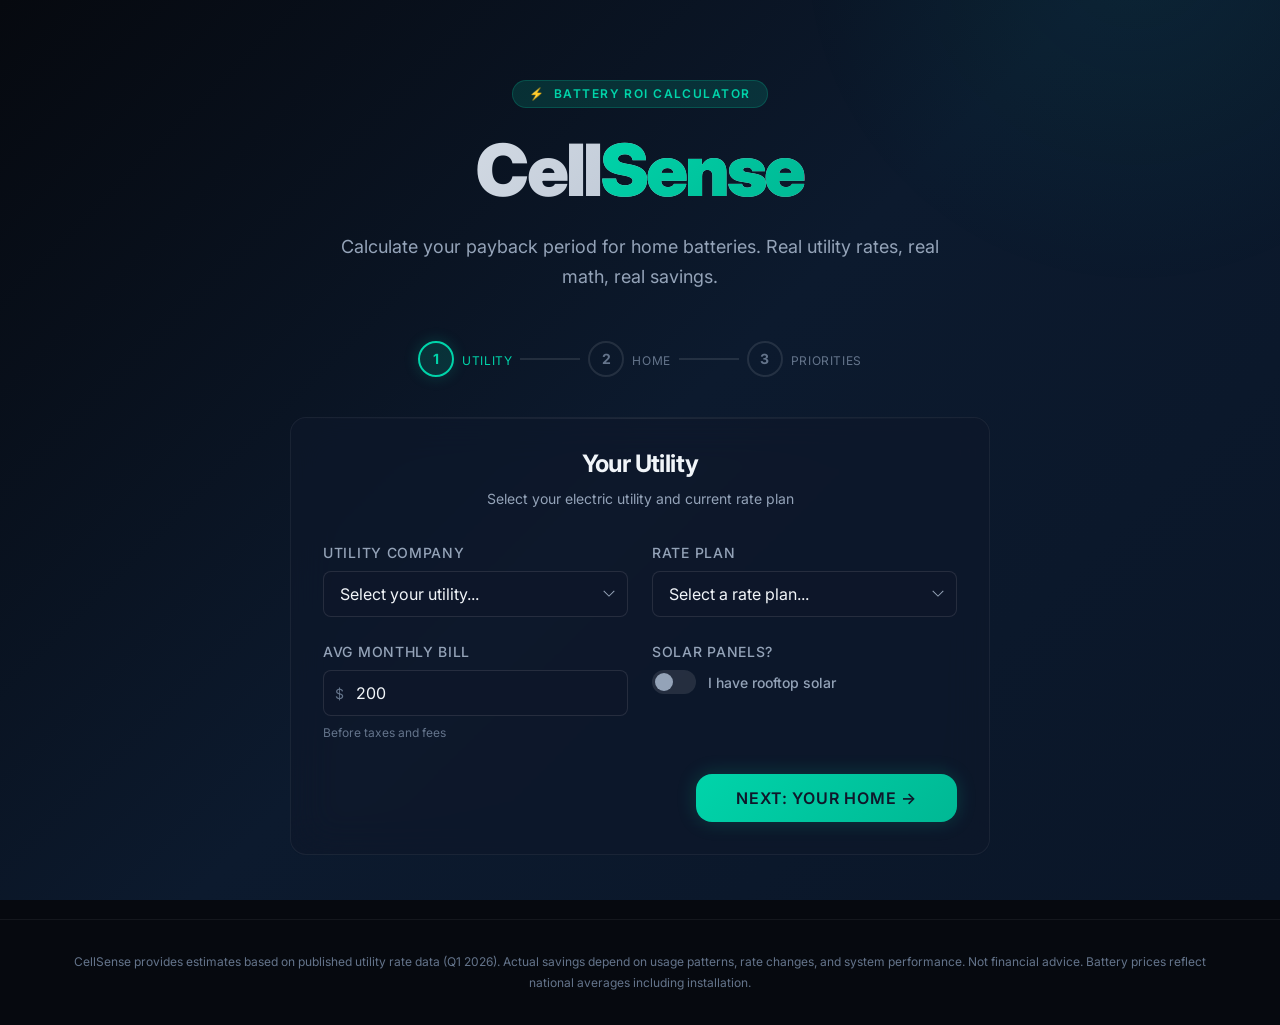
<file: index.html>
<!DOCTYPE html>
<html lang="en">
<head>
  <meta charset="UTF-8">
  <meta name="viewport" content="width=device-width, initial-scale=1.0">
  <title>CellSense — Home Battery ROI Calculator</title>
  <meta name="description" content="Calculate the payback period for home battery systems like Tesla Powerwall 3, Enphase IQ, Pila Mesh, and Base Power. Compare TOU arbitrage savings, VPP earnings, and backup value.">
  <link rel="icon" href="data:image/svg+xml,<svg xmlns='http://www.w3.org/2000/svg' viewBox='0 0 32 32'><rect x='10' y='2' width='12' height='28' rx='3' fill='%2300d4aa'/><rect x='13' y='0' width='6' height='3' rx='1' fill='%2300d4aa'/><rect x='12' y='14' width='8' height='2' rx='1' fill='%23060910'/><polygon points='16,8 13,15 15,15 14,22 19,13 17,13' fill='%23060910'/></svg>">
  
  <link rel="stylesheet" href="css/design-system.css">
  <link rel="stylesheet" href="css/app.css">
</head>
<body>

  <!-- ═══ HERO ═══ -->
  <header class="hero">
    <div class="container">
      <div class="hero__eyebrow">
        <span>⚡</span> Battery ROI Calculator
      </div>
      <h1 class="hero__title">
        Cell<span>Sense</span>
      </h1>
      <p class="hero__subtitle">
        Calculate your payback period for home batteries. Real utility rates, real math, real savings.
      </p>
    </div>
  </header>

  <!-- ═══ WIZARD FORM ═══ -->
  <main class="container container--narrow">
    
    <!-- Progress Indicator -->
    <div class="wizard">
      <div class="wizard__progress">
        <div class="wizard__step-indicator">
          <div class="wizard__dot wizard__dot--active" id="dot-1">1</div>
          <div class="wizard__step-label wizard__step-label--active">Utility</div>
        </div>
        <div class="wizard__connector" id="connector-1"></div>
        <div class="wizard__step-indicator">
          <div class="wizard__dot" id="dot-2">2</div>
          <div class="wizard__step-label">Home</div>
        </div>
        <div class="wizard__connector" id="connector-2"></div>
        <div class="wizard__step-indicator">
          <div class="wizard__dot" id="dot-3">3</div>
          <div class="wizard__step-label">Priorities</div>
        </div>
      </div>

      <!-- ── Step 1: Your Utility ── -->
      <div class="step step--active glass-card" id="step-1">
        <div class="step__header">
          <h2 class="step__title">Your Utility</h2>
          <p class="step__description">Select your electric utility and current rate plan</p>
        </div>

        <div class="step__grid">
          <div class="form-group">
            <label class="form-label" for="utility-select">Utility Company</label>
            <select class="form-select" id="utility-select" aria-label="Select your utility company">
              <option value="">Select your utility...</option>
            </select>
          </div>

          <div class="form-group">
            <label class="form-label" for="rateplan-select">Rate Plan</label>
            <select class="form-select" id="rateplan-select" aria-label="Select your rate plan">
              <option value="">Select a rate plan...</option>
            </select>
          </div>
        </div>

        <div class="step__grid" style="margin-top: var(--space-6);">
          <div class="form-group">
            <label class="form-label" for="monthly-bill">Avg Monthly Bill</label>
            <div class="input-with-prefix">
              <span class="input-with-prefix__symbol">$</span>
              <input type="number" class="form-input" id="monthly-bill" placeholder="200" min="0" max="5000" step="10" value="200" aria-label="Average monthly electric bill">
            </div>
            <span class="form-hint">Before taxes and fees</span>
          </div>

          <div class="form-group">
            <label class="form-label">Solar Panels?</label>
            <label class="toggle">
              <input type="checkbox" class="toggle__input" id="solar-toggle">
              <div class="toggle__track">
                <div class="toggle__thumb"></div>
              </div>
              <span class="toggle__label">I have rooftop solar</span>
            </label>
          </div>
        </div>

        <!-- NEM 3.0 Callout -->
        <div class="nem3-callout" id="nem3-callout">
          <div class="nem3-callout__title">☀️ NEM 3.0 Detected</div>
          <div class="nem3-callout__text">
            Your utility uses NEM 3.0 (Net Billing Tariff). Solar export rates average ~$0.05-0.08/kWh midday — 
            much lower than retail. A battery lets you store solar and sell at peak rates instead, 
            dramatically improving your ROI. We'll factor this into the calculations.
          </div>
        </div>

        <div class="step__actions">
          <div></div>
          <button class="btn btn--primary btn--large" data-action="next">
            Next: Your Home →
          </button>
        </div>
      </div>

      <!-- ── Step 2: Your Home ── -->
      <div class="step glass-card" id="step-2">
        <div class="step__header">
          <h2 class="step__title">Your Home</h2>
          <p class="step__description">Help us estimate your energy profile</p>
        </div>

        <div class="step__grid">
          <div class="form-group">
            <label class="form-label" for="home-size">Home Size</label>
            <div class="input-with-prefix">
              <input type="number" class="form-input" id="home-size" placeholder="2000" min="100" max="20000" step="100" value="2000" style="padding-left: var(--space-4);" aria-label="Home size in square feet">
            </div>
            <span class="form-hint">Square feet</span>
          </div>

          <div class="form-group">
            <label class="form-label" for="occupants">Occupants</label>
            <select class="form-select" id="occupants" aria-label="Number of occupants">
              <option value="1">1 person</option>
              <option value="2">2 people</option>
              <option value="3" selected>3 people</option>
              <option value="4">4 people</option>
              <option value="5">5+ people</option>
            </select>
          </div>
        </div>

        <div class="form-group" style="margin-top: var(--space-6);">
          <label class="form-label">Additional Loads</label>
          <div class="checkbox-row">
            <div class="checkbox-item">
              <input type="checkbox" id="has-ev">
              <label for="has-ev">🚗 Electric Vehicle</label>
            </div>
            <div class="checkbox-item">
              <input type="checkbox" id="has-pool">
              <label for="has-pool">🏊 Pool / Spa</label>
            </div>
          </div>
        </div>

        <div class="step__grid" style="margin-top: var(--space-6);">
          <div class="form-group">
            <label class="form-label" for="hvac-type">HVAC Type</label>
            <select class="form-select" id="hvac-type" aria-label="HVAC type">
              <option value="gas">Gas Furnace + AC</option>
              <option value="heatpump">Electric Heat Pump</option>
              <option value="electric">All Electric</option>
            </select>
          </div>

          <div class="form-group">
            <label class="form-label" for="daily-kwh">Est. Daily Usage</label>
            <div class="input-with-prefix">
              <input type="number" class="form-input" id="daily-kwh" placeholder="22" min="1" max="500" step="1" style="padding-left: var(--space-4);" aria-label="Estimated daily kWh usage">
            </div>
            <span class="form-hint">kWh/day — auto-calculated from your bill</span>
          </div>
        </div>

        <div class="step__actions">
          <button class="btn btn--secondary btn--large" data-action="back">
            ← Back
          </button>
          <button class="btn btn--primary btn--large" data-action="next">
            Next: Priorities →
          </button>
        </div>
      </div>

      <!-- ── Step 3: Your Priorities ── -->
      <div class="step glass-card" id="step-3">
        <div class="step__header">
          <h2 class="step__title">Your Priorities</h2>
          <p class="step__description">Fine-tune what matters most to you</p>
        </div>

        <div class="form-group">
          <div class="slider-group">
            <div class="slider-header">
              <label class="form-label" for="backup-slider">Backup Power Value</label>
              <span class="slider-value" id="backup-value-display">$200/yr</span>
            </div>
            <input type="range" class="range-slider" id="backup-slider" min="0" max="2000" step="50" value="200" aria-label="How much is backup power worth to you per year">
            <div class="slider-range-labels">
              <span>$0 – Not important</span>
              <span>$2,000 – Critical</span>
            </div>
            <span class="form-hint" style="margin-top: var(--space-2);">
              What's it worth avoiding power outages? Consider food spoilage ($50-200), 
              lost remote work ($100-500/day), medical equipment, and peace of mind.
            </span>
          </div>
        </div>

        <div class="step__grid" style="margin-top: var(--space-8);">
          <div class="form-group">
            <label class="form-label">VPP Programs</label>
            <label class="toggle">
              <input type="checkbox" class="toggle__input" id="vpp-toggle" checked>
              <div class="toggle__track">
                <div class="toggle__thumb"></div>
              </div>
              <span class="toggle__label">Include VPP earnings in ROI</span>
            </label>
            <span class="form-hint">Virtual Power Plant programs pay you to share stored energy during grid peaks</span>
          </div>

          <div class="form-group">
            <label class="form-label">Federal Tax Credit</label>
            <label class="toggle">
              <input type="checkbox" class="toggle__input" id="itc-toggle" checked>
              <div class="toggle__track">
                <div class="toggle__thumb"></div>
              </div>
              <span class="toggle__label">Apply 30% ITC (requires solar)</span>
            </label>
            <span class="form-hint">Investment Tax Credit — 30% off installed cost when paired with solar panels</span>
          </div>
        </div>

        <div class="step__actions">
          <button class="btn btn--secondary btn--large" data-action="back">
            ← Back
          </button>
          <button class="btn btn--primary btn--large" id="calculate-btn">
            ⚡ Calculate My ROI
          </button>
        </div>
      </div>
    </div>
  </main>

  <!-- ═══ RESULTS DASHBOARD ═══ -->
  <section class="results container" id="results-section">
    <div class="results__header">
      <h2 class="results__title">Your Battery ROI Comparison</h2>
      <p class="results__subtitle">Side-by-side analysis of 4 home battery systems based on your inputs</p>
    </div>

    <!-- Comparison Cards -->
    <div class="comparison-grid stagger-children" id="comparison-grid">
      <!-- Cards rendered dynamically by results.js -->
    </div>

    <!-- Charts -->
    <div class="charts-section">
      <div class="chart-container">
        <div class="chart-container__title">Payback Timeline</div>
        <canvas id="payback-chart"></canvas>
      </div>
      <div class="chart-container">
        <div class="chart-container__title">Annual Savings Breakdown</div>
        <canvas id="savings-donut"></canvas>
      </div>
      <div class="chart-container chart-container--full">
        <div class="chart-container__title">10-Year Cumulative Net Benefit</div>
        <canvas id="cumulative-chart"></canvas>
        <div class="chart-legend" id="chart-legend">
          <div class="chart-legend__item">
            <div class="chart-legend__swatch" style="background: #e82127"></div>
            <span>Tesla Powerwall 3</span>
          </div>
          <div class="chart-legend__item">
            <div class="chart-legend__swatch" style="background: #ff6600"></div>
            <span>Enphase IQ 5P</span>
          </div>
          <div class="chart-legend__item">
            <div class="chart-legend__swatch" style="background: #00c853"></div>
            <span>Pila Mesh</span>
          </div>
          <div class="chart-legend__item">
            <div class="chart-legend__swatch" style="background: #6366f1"></div>
            <span>Base Power</span>
          </div>
        </div>
      </div>
    </div>
  </section>

  <!-- ═══ FOOTER ═══ -->
  <footer class="footer">
    <div class="container">
      <p class="footer__text">
        CellSense provides estimates based on published utility rate data (Q1 2026). 
        Actual savings depend on usage patterns, rate changes, and system performance. 
        Not financial advice. Battery prices reflect national averages including installation.
      </p>
    </div>
  </footer>

  <script type="module" src="js/app.js"></script>
</body>
</html>
</file>
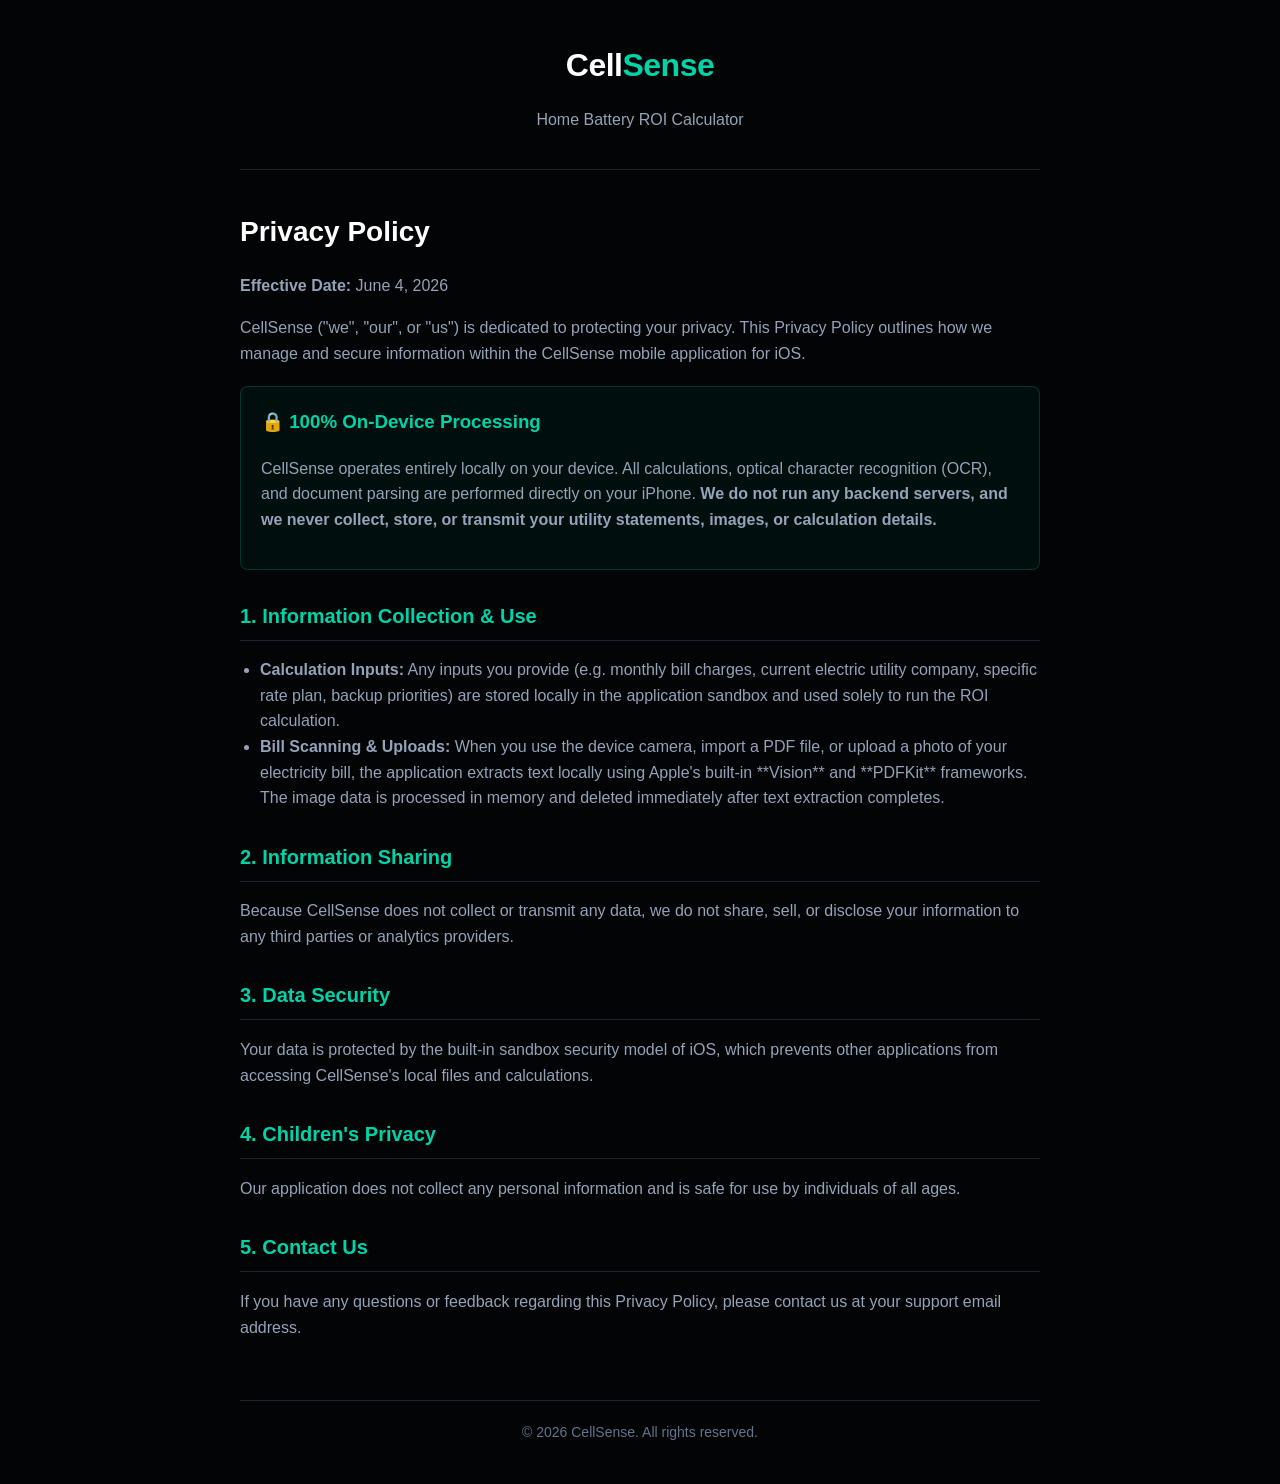
<file: docs/privacy.html>
<!DOCTYPE html>
<html lang="en">
<head>
    <meta charset="UTF-8">
    <meta name="viewport" content="width=device-width, initial-scale=1.0">
    <title>Privacy Policy - CellSense</title>
    <style>
        body {
            font-family: -apple-system, BlinkMacSystemFont, "Segoe UI", Roboto, Helvetica, Arial, sans-serif;
            background-color: #020406;
            color: #ffffff;
            line-height: 1.6;
            padding: 40px 20px;
            max-width: 800px;
            margin: 0 auto;
        }
        .header {
            text-align: center;
            margin-bottom: 40px;
            border-bottom: 1px solid #1a2333;
            padding-bottom: 20px;
        }
        .logo {
            font-size: 32px;
            font-weight: bold;
            letter-spacing: -0.5px;
        }
        .logo span {
            color: #00d3a7; /* Teal brand color */
        }
        h1 {
            font-size: 28px;
            margin-top: 0;
        }
        h2 {
            font-size: 20px;
            color: #00d3a7;
            margin-top: 30px;
            border-bottom: 1px solid #1a2333;
            padding-bottom: 8px;
        }
        p, li {
            color: #94a3b8; /* Slate gray */
            font-size: 16px;
        }
        ul {
            padding-left: 20px;
        }
        .highlight-box {
            background-color: rgba(0, 211, 167, 0.05);
            border: 1px solid rgba(0, 211, 167, 0.2);
            border-radius: 8px;
            padding: 20px;
            margin: 20px 0;
        }
        .highlight-box h3 {
            margin-top: 0;
            color: #00d3a7;
        }
        .footer {
            margin-top: 60px;
            text-align: center;
            font-size: 14px;
            color: #64748b;
            border-top: 1px solid #1a2333;
            padding-top: 20px;
        }
    </style>
</head>
<body>
    <div class="header">
        <div class="logo">Cell<span>Sense</span></div>
        <p>Home Battery ROI Calculator</p>
    </div>

    <h1>Privacy Policy</h1>
    <p><strong>Effective Date:</strong> June 4, 2026</p>
    <p>CellSense ("we", "our", or "us") is dedicated to protecting your privacy. This Privacy Policy outlines how we manage and secure information within the CellSense mobile application for iOS.</p>

    <div class="highlight-box">
        <h3>🔒 100% On-Device Processing</h3>
        <p>CellSense operates entirely locally on your device. All calculations, optical character recognition (OCR), and document parsing are performed directly on your iPhone. <strong>We do not run any backend servers, and we never collect, store, or transmit your utility statements, images, or calculation details.</strong></p>
    </div>

    <h2>1. Information Collection & Use</h2>
    <ul>
        <li><strong>Calculation Inputs:</strong> Any inputs you provide (e.g. monthly bill charges, current electric utility company, specific rate plan, backup priorities) are stored locally in the application sandbox and used solely to run the ROI calculation.</li>
        <li><strong>Bill Scanning & Uploads:</strong> When you use the device camera, import a PDF file, or upload a photo of your electricity bill, the application extracts text locally using Apple's built-in **Vision** and **PDFKit** frameworks. The image data is processed in memory and deleted immediately after text extraction completes.</li>
    </ul>

    <h2>2. Information Sharing</h2>
    <p>Because CellSense does not collect or transmit any data, we do not share, sell, or disclose your information to any third parties or analytics providers.</p>

    <h2>3. Data Security</h2>
    <p>Your data is protected by the built-in sandbox security model of iOS, which prevents other applications from accessing CellSense's local files and calculations.</p>

    <h2>4. Children's Privacy</h2>
    <p>Our application does not collect any personal information and is safe for use by individuals of all ages.</p>

    <h2>5. Contact Us</h2>
    <p>If you have any questions or feedback regarding this Privacy Policy, please contact us at your support email address.</p>

    <div class="footer">
        &copy; 2026 CellSense. All rights reserved.
    </div>
</body>
</html>
</file>
<file: css/design-system.css>
/* ═══════════════════════════════════════════
   CellSense Design System
   Premium dark-mode with glassmorphism
   ═══════════════════════════════════════════ */

@import url('https://fonts.googleapis.com/css2?family=Inter:wght@300;400;500;600;700;800;900&display=swap');

/* ── Reset ── */
*, *::before, *::after {
  margin: 0;
  padding: 0;
  box-sizing: border-box;
}

/* ── CSS Custom Properties ── */
:root {
  /* Color Palette */
  --bg-primary:    #06090f;
  --bg-secondary:  #0c1220;
  --bg-card:       rgba(15, 23, 42, 0.65);
  --bg-card-hover: rgba(20, 30, 55, 0.75);
  --bg-input:      rgba(15, 23, 42, 0.8);
  --bg-glass:      rgba(255, 255, 255, 0.04);
  
  --border-subtle:   rgba(255, 255, 255, 0.06);
  --border-medium:   rgba(255, 255, 255, 0.10);
  --border-accent:   rgba(0, 212, 170, 0.3);
  
  --text-primary:    #f1f5f9;
  --text-secondary:  #94a3b8;
  --text-muted:      #64748b;
  --text-inverse:    #0f172a;
  
  --accent-teal:     #00d4aa;
  --accent-teal-dim: rgba(0, 212, 170, 0.15);
  --accent-amber:    #f59e0b;
  --accent-amber-dim:rgba(245, 158, 11, 0.15);
  --accent-red:      #ef4444;
  --accent-red-dim:  rgba(239, 68, 68, 0.15);
  --accent-purple:   #8b5cf6;
  --accent-purple-dim: rgba(139, 92, 246, 0.15);
  --accent-blue:     #3b82f6;
  --accent-blue-dim: rgba(59, 130, 246, 0.15);
  
  /* Battery Brand Colors */
  --color-tesla:    #e82127;
  --color-enphase:  #ff6600;
  --color-pila:     #00c853;
  --color-basepower:#6366f1;
  
  /* Gradients */
  --gradient-hero:    linear-gradient(135deg, #06090f 0%, #0c1a2e 50%, #0a1628 100%);
  --gradient-card:    linear-gradient(135deg, rgba(15,23,42,0.8) 0%, rgba(15,23,42,0.4) 100%);
  --gradient-accent:  linear-gradient(135deg, #00d4aa 0%, #00b894 100%);
  --gradient-amber:   linear-gradient(135deg, #f59e0b 0%, #d97706 100%);
  --gradient-glow:    radial-gradient(ellipse at 50% 0%, rgba(0,212,170,0.12) 0%, transparent 60%);
  
  /* Typography */
  --font-family:     'Inter', -apple-system, BlinkMacSystemFont, 'Segoe UI', sans-serif;
  --font-size-xs:    0.75rem;
  --font-size-sm:    0.875rem;
  --font-size-base:  1rem;
  --font-size-lg:    1.125rem;
  --font-size-xl:    1.25rem;
  --font-size-2xl:   1.5rem;
  --font-size-3xl:   2rem;
  --font-size-4xl:   2.5rem;
  --font-size-5xl:   3.5rem;
  --font-size-6xl:   4.5rem;
  
  --font-weight-light:    300;
  --font-weight-normal:   400;
  --font-weight-medium:   500;
  --font-weight-semibold: 600;
  --font-weight-bold:     700;
  --font-weight-black:    900;
  
  --line-height-tight:    1.2;
  --line-height-normal:   1.5;
  --line-height-relaxed:  1.7;
  
  --letter-spacing-tight: -0.025em;
  --letter-spacing-normal: 0;
  --letter-spacing-wide:  0.05em;
  --letter-spacing-widest: 0.12em;
  
  /* Spacing */
  --space-1: 0.25rem;
  --space-2: 0.5rem;
  --space-3: 0.75rem;
  --space-4: 1rem;
  --space-5: 1.25rem;
  --space-6: 1.5rem;
  --space-8: 2rem;
  --space-10: 2.5rem;
  --space-12: 3rem;
  --space-16: 4rem;
  --space-20: 5rem;
  --space-24: 6rem;
  
  /* Borders */
  --radius-sm: 0.375rem;
  --radius-md: 0.5rem;
  --radius-lg: 0.75rem;
  --radius-xl: 1rem;
  --radius-2xl: 1.5rem;
  --radius-full: 9999px;
  
  /* Shadows */
  --shadow-sm:   0 1px 2px rgba(0,0,0,0.3);
  --shadow-md:   0 4px 6px -1px rgba(0,0,0,0.4), 0 2px 4px -2px rgba(0,0,0,0.3);
  --shadow-lg:   0 10px 15px -3px rgba(0,0,0,0.5), 0 4px 6px -4px rgba(0,0,0,0.4);
  --shadow-xl:   0 20px 25px -5px rgba(0,0,0,0.5), 0 8px 10px -6px rgba(0,0,0,0.4);
  --shadow-glow: 0 0 40px rgba(0,212,170,0.15);
  --shadow-glow-amber: 0 0 40px rgba(245,158,11,0.12);
  
  /* Transitions */
  --transition-fast:   150ms ease;
  --transition-base:   250ms ease;
  --transition-slow:   400ms ease;
  --transition-spring: 500ms cubic-bezier(0.34, 1.56, 0.64, 1);
  
  /* Z-Index */
  --z-base: 1;
  --z-card: 10;
  --z-overlay: 100;
  --z-modal: 1000;
  
  /* Layout */
  --container-max: 1200px;
  --container-narrow: 800px;
}

/* ── Base Styles ── */
html {
  font-size: 16px;
  -webkit-font-smoothing: antialiased;
  -moz-osx-font-smoothing: grayscale;
  scroll-behavior: smooth;
}

body {
  font-family: var(--font-family);
  font-size: var(--font-size-base);
  font-weight: var(--font-weight-normal);
  line-height: var(--line-height-normal);
  color: var(--text-primary);
  background: var(--bg-primary);
  min-height: 100vh;
  overflow-x: hidden;
}

/* ── Typography ── */
h1, h2, h3, h4, h5, h6 {
  font-weight: var(--font-weight-bold);
  line-height: var(--line-height-tight);
  letter-spacing: var(--letter-spacing-tight);
}

h1 { font-size: var(--font-size-5xl); }
h2 { font-size: var(--font-size-3xl); }
h3 { font-size: var(--font-size-2xl); }
h4 { font-size: var(--font-size-xl); }
h5 { font-size: var(--font-size-lg); }
h6 { font-size: var(--font-size-base); }

p {
  color: var(--text-secondary);
  line-height: var(--line-height-relaxed);
}

a {
  color: var(--accent-teal);
  text-decoration: none;
  transition: color var(--transition-fast);
}
a:hover { color: #33e0be; }

/* ── Utility Classes ── */
.container {
  width: 100%;
  max-width: var(--container-max);
  margin: 0 auto;
  padding: 0 var(--space-6);
}

.container--narrow {
  max-width: var(--container-narrow);
}

.sr-only {
  position: absolute;
  width: 1px;
  height: 1px;
  padding: 0;
  margin: -1px;
  overflow: hidden;
  clip: rect(0,0,0,0);
  white-space: nowrap;
  border: 0;
}

/* ── Glass Card ── */
.glass-card {
  background: var(--bg-card);
  backdrop-filter: blur(20px);
  -webkit-backdrop-filter: blur(20px);
  border: 1px solid var(--border-subtle);
  border-radius: var(--radius-xl);
  padding: var(--space-8);
  transition: all var(--transition-base);
  position: relative;
  overflow: hidden;
}

.glass-card::before {
  content: '';
  position: absolute;
  top: 0;
  left: 0;
  right: 0;
  height: 1px;
  background: linear-gradient(90deg, transparent, rgba(255,255,255,0.08), transparent);
}

.glass-card:hover {
  background: var(--bg-card-hover);
  border-color: var(--border-medium);
  transform: translateY(-2px);
  box-shadow: var(--shadow-lg);
}

/* ── Buttons ── */
.btn {
  display: inline-flex;
  align-items: center;
  justify-content: center;
  gap: var(--space-2);
  padding: var(--space-3) var(--space-6);
  font-family: var(--font-family);
  font-size: var(--font-size-sm);
  font-weight: var(--font-weight-semibold);
  line-height: 1;
  border: none;
  border-radius: var(--radius-lg);
  cursor: pointer;
  transition: all var(--transition-base);
  text-transform: uppercase;
  letter-spacing: var(--letter-spacing-wide);
  white-space: nowrap;
}

.btn--primary {
  background: var(--gradient-accent);
  color: var(--text-inverse);
  box-shadow: 0 0 20px rgba(0,212,170,0.2);
}

.btn--primary:hover {
  transform: translateY(-2px);
  box-shadow: 0 0 30px rgba(0,212,170,0.35);
}

.btn--primary:active {
  transform: translateY(0);
}

.btn--secondary {
  background: var(--bg-glass);
  color: var(--text-primary);
  border: 1px solid var(--border-medium);
}

.btn--secondary:hover {
  background: rgba(255,255,255,0.08);
  border-color: var(--accent-teal);
}

.btn--large {
  padding: var(--space-4) var(--space-10);
  font-size: var(--font-size-base);
  border-radius: var(--radius-xl);
}

.btn--full {
  width: 100%;
}

.btn:disabled {
  opacity: 0.4;
  cursor: not-allowed;
  transform: none !important;
}

/* ── Form Elements ── */
.form-group {
  display: flex;
  flex-direction: column;
  gap: var(--space-2);
}

.form-label {
  font-size: var(--font-size-sm);
  font-weight: var(--font-weight-medium);
  color: var(--text-secondary);
  letter-spacing: var(--letter-spacing-wide);
  text-transform: uppercase;
}

.form-input,
.form-select {
  padding: var(--space-3) var(--space-4);
  font-family: var(--font-family);
  font-size: var(--font-size-base);
  color: var(--text-primary);
  background: var(--bg-input);
  border: 1px solid var(--border-medium);
  border-radius: var(--radius-md);
  outline: none;
  transition: all var(--transition-fast);
  width: 100%;
}

.form-input:focus,
.form-select:focus {
  border-color: var(--accent-teal);
  box-shadow: 0 0 0 3px var(--accent-teal-dim);
}

.form-input::placeholder {
  color: var(--text-muted);
}

.form-select {
  appearance: none;
  background-image: url("data:image/svg+xml,%3Csvg xmlns='http://www.w3.org/2000/svg' width='12' height='12' viewBox='0 0 12 12'%3E%3Cpath fill='%2394a3b8' d='M6 8.825L.35 3.175l.7-.7L6 7.425l4.95-4.95.7.7z'/%3E%3C/svg%3E");
  background-repeat: no-repeat;
  background-position: right 12px center;
  padding-right: var(--space-10);
  cursor: pointer;
}

.form-select option {
  background: var(--bg-secondary);
  color: var(--text-primary);
}

.form-hint {
  font-size: var(--font-size-xs);
  color: var(--text-muted);
  line-height: var(--line-height-normal);
}

/* ── Toggle Switch ── */
.toggle {
  display: inline-flex;
  align-items: center;
  gap: var(--space-3);
  cursor: pointer;
  user-select: none;
}

.toggle__input {
  display: none;
}

.toggle__track {
  width: 44px;
  height: 24px;
  background: rgba(255,255,255,0.1);
  border-radius: var(--radius-full);
  position: relative;
  transition: background var(--transition-fast);
  flex-shrink: 0;
}

.toggle__thumb {
  width: 18px;
  height: 18px;
  background: var(--text-secondary);
  border-radius: 50%;
  position: absolute;
  top: 3px;
  left: 3px;
  transition: all var(--transition-base);
}

.toggle__input:checked + .toggle__track {
  background: var(--accent-teal-dim);
}

.toggle__input:checked + .toggle__track .toggle__thumb {
  transform: translateX(20px);
  background: var(--accent-teal);
  box-shadow: 0 0 8px rgba(0,212,170,0.5);
}

.toggle__label {
  font-size: var(--font-size-sm);
  color: var(--text-secondary);
  font-weight: var(--font-weight-medium);
}

/* ── Range Slider ── */
.range-slider {
  width: 100%;
  -webkit-appearance: none;
  appearance: none;
  height: 6px;
  background: rgba(255,255,255,0.1);
  border-radius: var(--radius-full);
  outline: none;
  transition: background var(--transition-fast);
}

.range-slider::-webkit-slider-thumb {
  -webkit-appearance: none;
  width: 22px;
  height: 22px;
  background: var(--accent-teal);
  border-radius: 50%;
  cursor: pointer;
  box-shadow: 0 0 10px rgba(0,212,170,0.4);
  transition: transform var(--transition-fast);
}

.range-slider::-webkit-slider-thumb:hover {
  transform: scale(1.15);
}

.range-slider::-moz-range-thumb {
  width: 22px;
  height: 22px;
  background: var(--accent-teal);
  border-radius: 50%;
  cursor: pointer;
  border: none;
  box-shadow: 0 0 10px rgba(0,212,170,0.4);
}

/* ── Animations ── */
@keyframes fadeInUp {
  from {
    opacity: 0;
    transform: translateY(20px);
  }
  to {
    opacity: 1;
    transform: translateY(0);
  }
}

@keyframes fadeIn {
  from { opacity: 0; }
  to { opacity: 1; }
}

@keyframes slideInRight {
  from {
    opacity: 0;
    transform: translateX(30px);
  }
  to {
    opacity: 1;
    transform: translateX(0);
  }
}

@keyframes slideInLeft {
  from {
    opacity: 0;
    transform: translateX(-30px);
  }
  to {
    opacity: 1;
    transform: translateX(0);
  }
}

@keyframes pulse {
  0%, 100% { opacity: 1; }
  50% { opacity: 0.6; }
}

@keyframes countUp {
  from { opacity: 0; transform: translateY(10px); }
  to { opacity: 1; transform: translateY(0); }
}

@keyframes shimmer {
  0% { background-position: -200% 0; }
  100% { background-position: 200% 0; }
}

@keyframes glowPulse {
  0%, 100% { box-shadow: 0 0 20px rgba(0,212,170,0.15); }
  50% { box-shadow: 0 0 40px rgba(0,212,170,0.3); }
}

.animate-fade-in-up {
  animation: fadeInUp 0.6s ease forwards;
}

.animate-fade-in {
  animation: fadeIn 0.4s ease forwards;
}

.animate-slide-right {
  animation: slideInRight 0.5s ease forwards;
}

.animate-slide-left {
  animation: slideInLeft 0.5s ease forwards;
}

/* Stagger children */
.stagger-children > * {
  opacity: 0;
  animation: fadeInUp 0.5s ease forwards;
}
.stagger-children > *:nth-child(1) { animation-delay: 0.05s; }
.stagger-children > *:nth-child(2) { animation-delay: 0.1s; }
.stagger-children > *:nth-child(3) { animation-delay: 0.15s; }
.stagger-children > *:nth-child(4) { animation-delay: 0.2s; }
.stagger-children > *:nth-child(5) { animation-delay: 0.25s; }
.stagger-children > *:nth-child(6) { animation-delay: 0.3s; }

/* ── Responsive ── */
@media (max-width: 768px) {
  :root {
    --font-size-5xl: 2.5rem;
    --font-size-4xl: 2rem;
    --font-size-3xl: 1.5rem;
  }
  
  .container {
    padding: 0 var(--space-4);
  }
  
  .glass-card {
    padding: var(--space-6);
  }
}

@media (max-width: 480px) {
  :root {
    --font-size-5xl: 2rem;
    --font-size-4xl: 1.75rem;
    --font-size-3xl: 1.25rem;
  }
}
</file>
<file: css/app.css>
/* ═══════════════════════════════════════════
   CellSense — Layout & Component Styles
   ═══════════════════════════════════════════ */

/* ── Background Effects ── */
body::before {
    content: '';
    position: fixed;
    top: 0;
    left: 0;
    right: 0;
    bottom: 0;
    background: var(--gradient-hero);
    z-index: -2;
}

body::after {
    content: '';
    position: fixed;
    top: -50%;
    right: -20%;
    width: 800px;
    height: 800px;
    background: radial-gradient(circle, rgba(0, 212, 170, 0.06) 0%, transparent 60%);
    z-index: -1;
    pointer-events: none;
}

/* ── Hero Section ── */
.hero {
    text-align: center;
    padding: var(--space-20) 0 var(--space-12);
    position: relative;
}

.hero__eyebrow {
    display: inline-flex;
    align-items: center;
    gap: var(--space-2);
    padding: var(--space-1) var(--space-4);
    background: var(--accent-teal-dim);
    border: 1px solid rgba(0, 212, 170, 0.2);
    border-radius: var(--radius-full);
    font-size: var(--font-size-xs);
    font-weight: var(--font-weight-semibold);
    color: var(--accent-teal);
    text-transform: uppercase;
    letter-spacing: var(--letter-spacing-widest);
    margin-bottom: var(--space-6);
}

.hero__title {
    font-size: var(--font-size-6xl);
    font-weight: var(--font-weight-black);
    letter-spacing: -0.04em;
    line-height: 1.05;
    margin-bottom: var(--space-6);
    background: linear-gradient(135deg, #f1f5f9 0%, #94a3b8 100%);
    -webkit-background-clip: text;
    -webkit-text-fill-color: transparent;
    background-clip: text;
}

.hero__title span {
    background: var(--gradient-accent);
    -webkit-background-clip: text;
    -webkit-text-fill-color: transparent;
    background-clip: text;
}

.hero__subtitle {
    font-size: var(--font-size-lg);
    color: var(--text-secondary);
    max-width: 600px;
    margin: 0 auto;
    line-height: var(--line-height-relaxed);
}

/* ── Step Wizard ── */
.wizard {
    max-width: 700px;
    margin: 0 auto var(--space-16);
}

.wizard__progress {
    display: flex;
    align-items: center;
    justify-content: center;
    gap: var(--space-2);
    margin-bottom: var(--space-10);
}

.wizard__step-indicator {
    display: flex;
    align-items: center;
    gap: var(--space-2);
}

.wizard__dot {
    width: 36px;
    height: 36px;
    border-radius: 50%;
    display: flex;
    align-items: center;
    justify-content: center;
    font-size: var(--font-size-sm);
    font-weight: var(--font-weight-bold);
    border: 2px solid var(--border-medium);
    color: var(--text-muted);
    transition: all var(--transition-base);
    background: transparent;
}

.wizard__dot--active {
    border-color: var(--accent-teal);
    color: var(--accent-teal);
    background: var(--accent-teal-dim);
    box-shadow: 0 0 15px rgba(0, 212, 170, 0.2);
}

.wizard__dot--completed {
    border-color: var(--accent-teal);
    background: var(--accent-teal);
    color: var(--text-inverse);
}

.wizard__connector {
    width: 60px;
    height: 2px;
    background: var(--border-medium);
    transition: background var(--transition-base);
}

.wizard__connector--active {
    background: var(--accent-teal);
}

.wizard__step-label {
    font-size: var(--font-size-xs);
    color: var(--text-muted);
    text-transform: uppercase;
    letter-spacing: var(--letter-spacing-wide);
    margin-top: var(--space-1);
}

.wizard__step-label--active {
    color: var(--accent-teal);
}

/* ── Step Content ── */
.step {
    display: none;
    opacity: 0;
}

.step--active {
    display: block;
    animation: fadeInUp 0.45s ease forwards;
}

.step__header {
    text-align: center;
    margin-bottom: var(--space-8);
}

.step__title {
    font-size: var(--font-size-2xl);
    font-weight: var(--font-weight-bold);
    margin-bottom: var(--space-2);
}

.step__description {
    font-size: var(--font-size-sm);
    color: var(--text-secondary);
}

.step__grid {
    display: grid;
    grid-template-columns: 1fr 1fr;
    gap: var(--space-6);
}

.step__grid--single {
    grid-template-columns: 1fr;
}

.step__actions {
    display: flex;
    justify-content: space-between;
    gap: var(--space-4);
    margin-top: var(--space-8);
}

/* ── NEM 3.0 Callout ── */
.nem3-callout {
    background: rgba(0, 212, 170, 0.06);
    border: 1px solid rgba(0, 212, 170, 0.15);
    border-radius: var(--radius-lg);
    padding: var(--space-4) var(--space-5);
    margin-top: var(--space-4);
    display: none;
}

.nem3-callout--visible {
    display: block;
    animation: fadeInUp 0.3s ease;
}

.nem3-callout__title {
    font-size: var(--font-size-sm);
    font-weight: var(--font-weight-semibold);
    color: var(--accent-teal);
    margin-bottom: var(--space-1);
}

.nem3-callout__text {
    font-size: var(--font-size-xs);
    color: var(--text-secondary);
    line-height: var(--line-height-relaxed);
}

/* ── Checkbox Row ── */
.checkbox-row {
    display: flex;
    flex-wrap: wrap;
    gap: var(--space-4);
    margin-top: var(--space-2);
}

.checkbox-item {
    display: flex;
    align-items: center;
    gap: var(--space-2);
    cursor: pointer;
}

.checkbox-item input[type="checkbox"] {
    width: 18px;
    height: 18px;
    accent-color: var(--accent-teal);
    cursor: pointer;
}

.checkbox-item label {
    font-size: var(--font-size-sm);
    color: var(--text-secondary);
    cursor: pointer;
}

/* ── Results Dashboard ── */
.results {
    display: none;
    padding: var(--space-16) 0 var(--space-20);
}

.results--visible {
    display: block;
    animation: fadeInUp 0.6s ease;
}

.results__header {
    text-align: center;
    margin-bottom: var(--space-12);
}

.results__title {
    font-size: var(--font-size-3xl);
    font-weight: var(--font-weight-bold);
    margin-bottom: var(--space-2);
}

.results__subtitle {
    font-size: var(--font-size-base);
    color: var(--text-secondary);
}

/* ── Battery Comparison Cards ── */
.comparison-grid {
    display: grid;
    grid-template-columns: repeat(auto-fit, minmax(280px, 1fr));
    gap: var(--space-6);
    margin-bottom: var(--space-12);
}

.battery-card {
    background: var(--bg-card);
    backdrop-filter: blur(20px);
    -webkit-backdrop-filter: blur(20px);
    border: 1px solid var(--border-subtle);
    border-radius: var(--radius-xl);
    padding: var(--space-6);
    transition: all var(--transition-base);
    position: relative;
    overflow: hidden;
}

.battery-card::before {
    content: '';
    position: absolute;
    top: 0;
    left: 0;
    right: 0;
    height: 3px;
    background: var(--card-accent, var(--accent-teal));
}

.battery-card:hover {
    border-color: var(--border-medium);
    transform: translateY(-4px);
    box-shadow: var(--shadow-xl), 0 0 30px rgba(0, 0, 0, 0.3);
}

.battery-card__badge {
    position: absolute;
    top: var(--space-4);
    right: var(--space-4);
    padding: var(--space-1) var(--space-3);
    font-size: 0.65rem;
    font-weight: var(--font-weight-bold);
    text-transform: uppercase;
    letter-spacing: var(--letter-spacing-wide);
    border-radius: var(--radius-full);
    background: var(--accent-teal-dim);
    color: var(--accent-teal);
    border: 1px solid rgba(0, 212, 170, 0.25);
}

.battery-card__header {
    display: flex;
    align-items: center;
    gap: var(--space-3);
    margin-bottom: var(--space-6);
}

.battery-card__icon {
    width: 44px;
    height: 44px;
    border-radius: var(--radius-lg);
    display: flex;
    align-items: center;
    justify-content: center;
    font-size: 1.4rem;
    background: var(--card-accent-dim, var(--accent-teal-dim));
}

.battery-card__name {
    font-size: var(--font-size-lg);
    font-weight: var(--font-weight-bold);
}

.battery-card__manufacturer {
    font-size: var(--font-size-xs);
    color: var(--text-muted);
}

/* Payback number */
.battery-card__payback {
    text-align: center;
    margin-bottom: var(--space-6);
    padding: var(--space-4) 0;
    border-top: 1px solid var(--border-subtle);
    border-bottom: 1px solid var(--border-subtle);
}

.battery-card__payback-value {
    font-size: var(--font-size-4xl);
    font-weight: var(--font-weight-black);
    line-height: 1;
    color: var(--text-primary);
}

.battery-card__payback-unit {
    font-size: var(--font-size-sm);
    color: var(--text-muted);
    font-weight: var(--font-weight-medium);
    margin-top: var(--space-1);
}

.battery-card__payback-label {
    font-size: var(--font-size-xs);
    color: var(--text-muted);
    text-transform: uppercase;
    letter-spacing: var(--letter-spacing-wide);
    margin-top: var(--space-2);
}

/* Savings breakdown */
.battery-card__savings {
    display: flex;
    flex-direction: column;
    gap: var(--space-3);
    margin-bottom: var(--space-4);
}

.savings-row {
    display: flex;
    justify-content: space-between;
    align-items: center;
    font-size: var(--font-size-sm);
}

.savings-row__label {
    display: flex;
    align-items: center;
    gap: var(--space-2);
    color: var(--text-secondary);
}

.savings-row__dot {
    width: 8px;
    height: 8px;
    border-radius: 50%;
    flex-shrink: 0;
}

.savings-row__value {
    font-weight: var(--font-weight-semibold);
    color: var(--text-primary);
}

/* Net benefit */
.battery-card__net {
    display: flex;
    justify-content: space-between;
    align-items: center;
    padding: var(--space-3) var(--space-4);
    background: rgba(0, 212, 170, 0.06);
    border-radius: var(--radius-md);
    margin-top: var(--space-4);
}

.battery-card__net-label {
    font-size: var(--font-size-xs);
    color: var(--text-muted);
    text-transform: uppercase;
    letter-spacing: var(--letter-spacing-wide);
}

.battery-card__net-value {
    font-size: var(--font-size-lg);
    font-weight: var(--font-weight-bold);
    color: var(--accent-teal);
}

.battery-card__net-value--negative {
    color: var(--accent-red);
}

/* Details toggle */
.battery-card__details-toggle {
    width: 100%;
    margin-top: var(--space-4);
    padding: var(--space-2);
    background: none;
    border: 1px solid var(--border-subtle);
    border-radius: var(--radius-md);
    color: var(--text-muted);
    font-family: var(--font-family);
    font-size: var(--font-size-xs);
    cursor: pointer;
    transition: all var(--transition-fast);
    text-transform: uppercase;
    letter-spacing: var(--letter-spacing-wide);
}

.battery-card__details-toggle:hover {
    color: var(--accent-teal);
    border-color: var(--accent-teal);
}

/* Math breakdown panel */
.math-breakdown {
    display: none;
    margin-top: var(--space-4);
    padding: var(--space-4);
    background: rgba(0, 0, 0, 0.2);
    border-radius: var(--radius-md);
    font-size: var(--font-size-xs);
}

.math-breakdown--visible {
    display: block;
    animation: fadeInUp 0.3s ease;
}

.math-row {
    display: flex;
    justify-content: space-between;
    padding: var(--space-1) 0;
    border-bottom: 1px solid rgba(255, 255, 255, 0.03);
}

.math-row:last-child {
    border-bottom: none;
}

.math-row__label {
    color: var(--text-muted);
}

.math-row__value {
    color: var(--text-secondary);
    font-weight: var(--font-weight-medium);
    font-variant-numeric: tabular-nums;
}

.math-row--highlight {
    padding: var(--space-2) 0;
    margin-top: var(--space-1);
    border-top: 1px solid rgba(255, 255, 255, 0.08);
}

.math-row--highlight .math-row__label {
    color: var(--text-primary);
    font-weight: var(--font-weight-semibold);
}

.math-row--highlight .math-row__value {
    color: var(--accent-teal);
    font-weight: var(--font-weight-bold);
}

/* ── Charts Section ── */
.charts-section {
    display: grid;
    grid-template-columns: 1fr 1fr;
    gap: var(--space-6);
    margin-bottom: var(--space-12);
}

.chart-container {
    background: var(--bg-card);
    backdrop-filter: blur(20px);
    border: 1px solid var(--border-subtle);
    border-radius: var(--radius-xl);
    padding: var(--space-6);
}

.chart-container__title {
    font-size: var(--font-size-sm);
    font-weight: var(--font-weight-semibold);
    text-transform: uppercase;
    letter-spacing: var(--letter-spacing-wide);
    color: var(--text-secondary);
    margin-bottom: var(--space-4);
}

.chart-container canvas {
    width: 100% !important;
    height: 280px !important;
}

.chart-container--full {
    grid-column: 1 / -1;
}

/* ── Chart Legend ── */
.chart-legend {
    display: flex;
    flex-wrap: wrap;
    gap: var(--space-4);
    margin-top: var(--space-4);
    justify-content: center;
}

.chart-legend__item {
    display: flex;
    align-items: center;
    gap: var(--space-2);
    font-size: var(--font-size-xs);
    color: var(--text-secondary);
}

.chart-legend__swatch {
    width: 12px;
    height: 12px;
    border-radius: 3px;
}

/* ── Footer ── */
.footer {
    text-align: center;
    padding: var(--space-8) 0;
    border-top: 1px solid var(--border-subtle);
}

.footer__text {
    font-size: var(--font-size-xs);
    color: var(--text-muted);
    line-height: var(--line-height-relaxed);
}

/* ── Input Prefix ($ symbol) ── */
.input-with-prefix {
    position: relative;
}

.input-with-prefix__symbol {
    position: absolute;
    left: var(--space-3);
    top: 50%;
    transform: translateY(-50%);
    color: var(--text-muted);
    font-size: var(--font-size-sm);
    pointer-events: none;
}

.input-with-prefix .form-input {
    padding-left: var(--space-8);
}

/* ── Slider with Value Display ── */
.slider-group {
    display: flex;
    flex-direction: column;
    gap: var(--space-2);
}

.slider-header {
    display: flex;
    justify-content: space-between;
    align-items: center;
}

.slider-value {
    font-size: var(--font-size-lg);
    font-weight: var(--font-weight-bold);
    color: var(--accent-teal);
    font-variant-numeric: tabular-nums;
}

.slider-range-labels {
    display: flex;
    justify-content: space-between;
    font-size: var(--font-size-xs);
    color: var(--text-muted);
}

/* ── Loading spinner ── */
.spinner {
    display: inline-block;
    width: 20px;
    height: 20px;
    border: 2px solid rgba(255, 255, 255, 0.2);
    border-top-color: var(--accent-teal);
    border-radius: 50%;
    animation: spin 0.6s linear infinite;
}

@keyframes spin {
    to {
        transform: rotate(360deg);
    }
}

/* ── Responsive ── */
@media (max-width: 768px) {
    .hero {
        padding: var(--space-12) 0 var(--space-8);
    }

    .hero__title {
        font-size: var(--font-size-4xl);
    }

    .step__grid {
        grid-template-columns: 1fr;
    }

    .comparison-grid {
        grid-template-columns: 1fr;
    }

    .charts-section {
        grid-template-columns: 1fr;
    }

    .wizard__connector {
        width: 30px;
    }

    .step__actions {
        flex-direction: column;
    }

    .step__actions .btn {
        width: 100%;
    }
}

@media (max-width: 480px) {
    .hero__title {
        font-size: var(--font-size-3xl);
    }

    .hero__eyebrow {
        font-size: 0.65rem;
    }

    .battery-card {
        padding: var(--space-4);
    }

    .wizard__step-label {
        display: none;
    }
}
</file>
